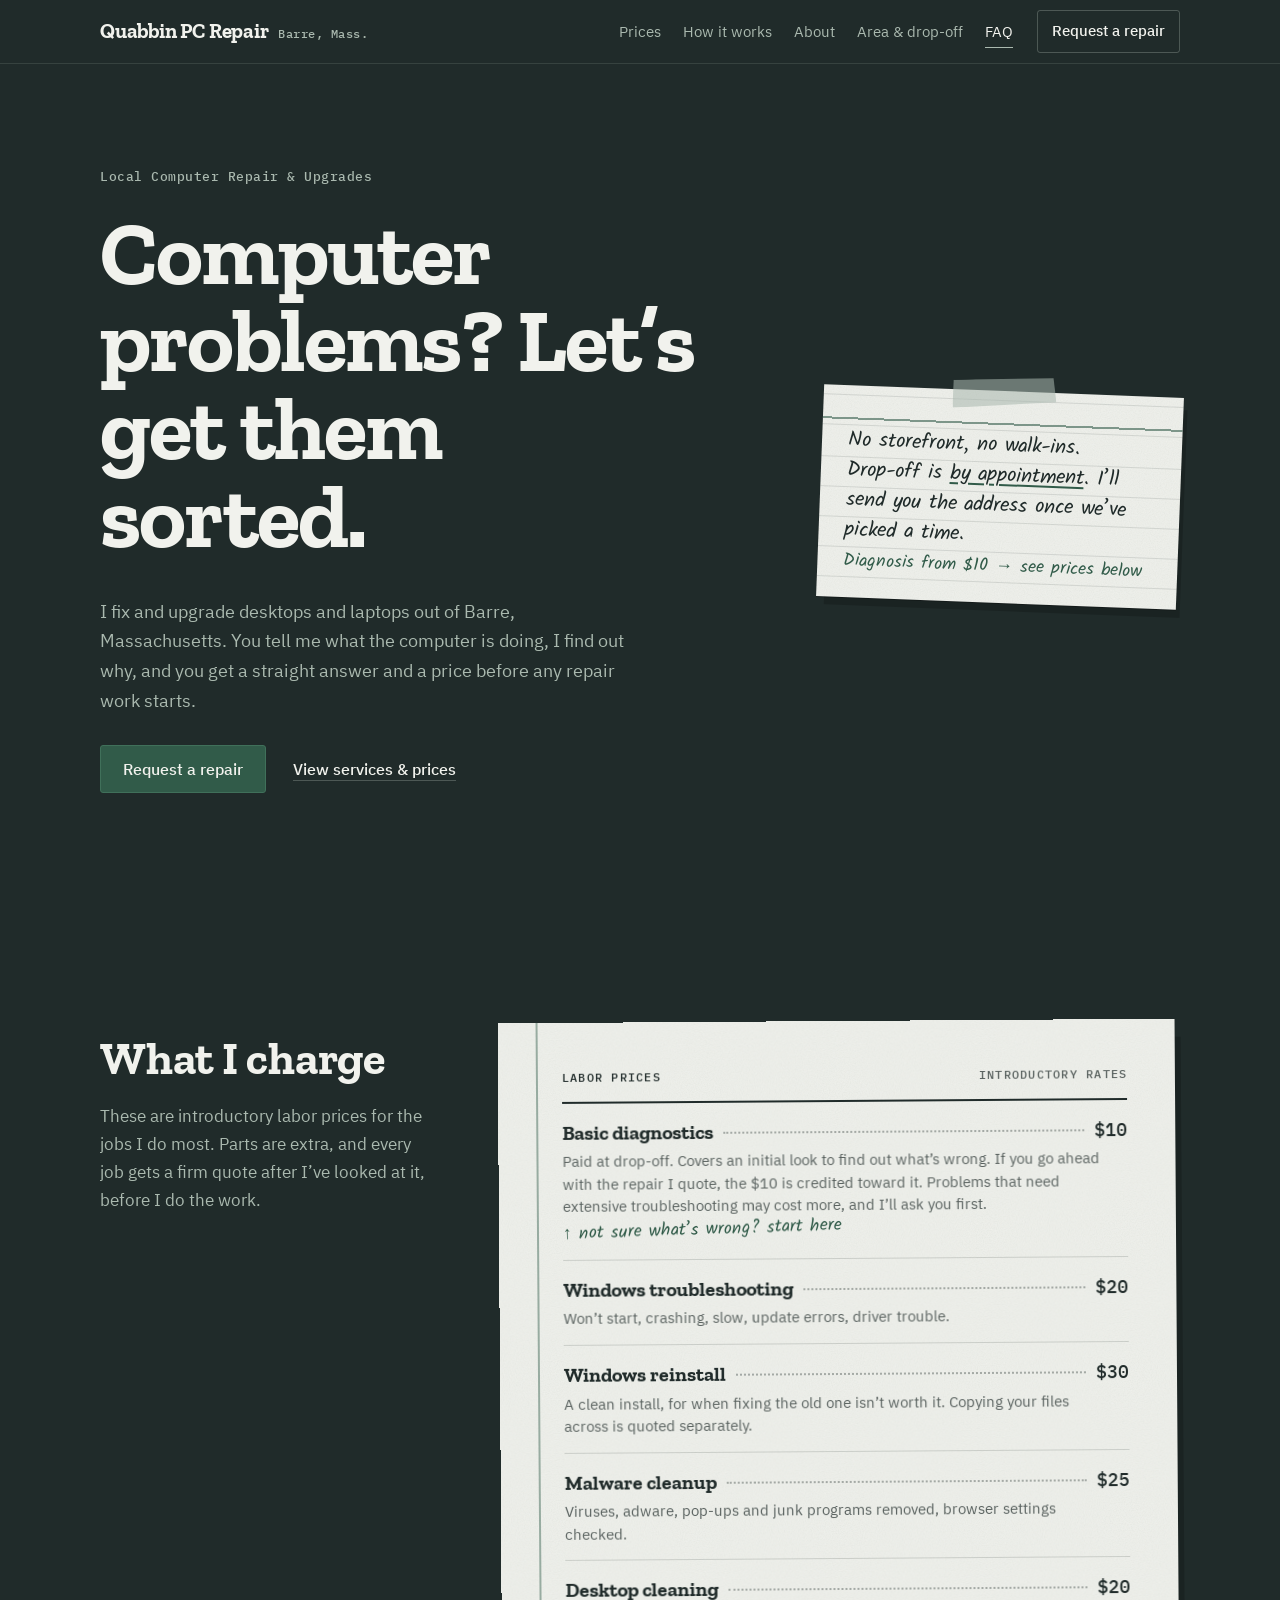
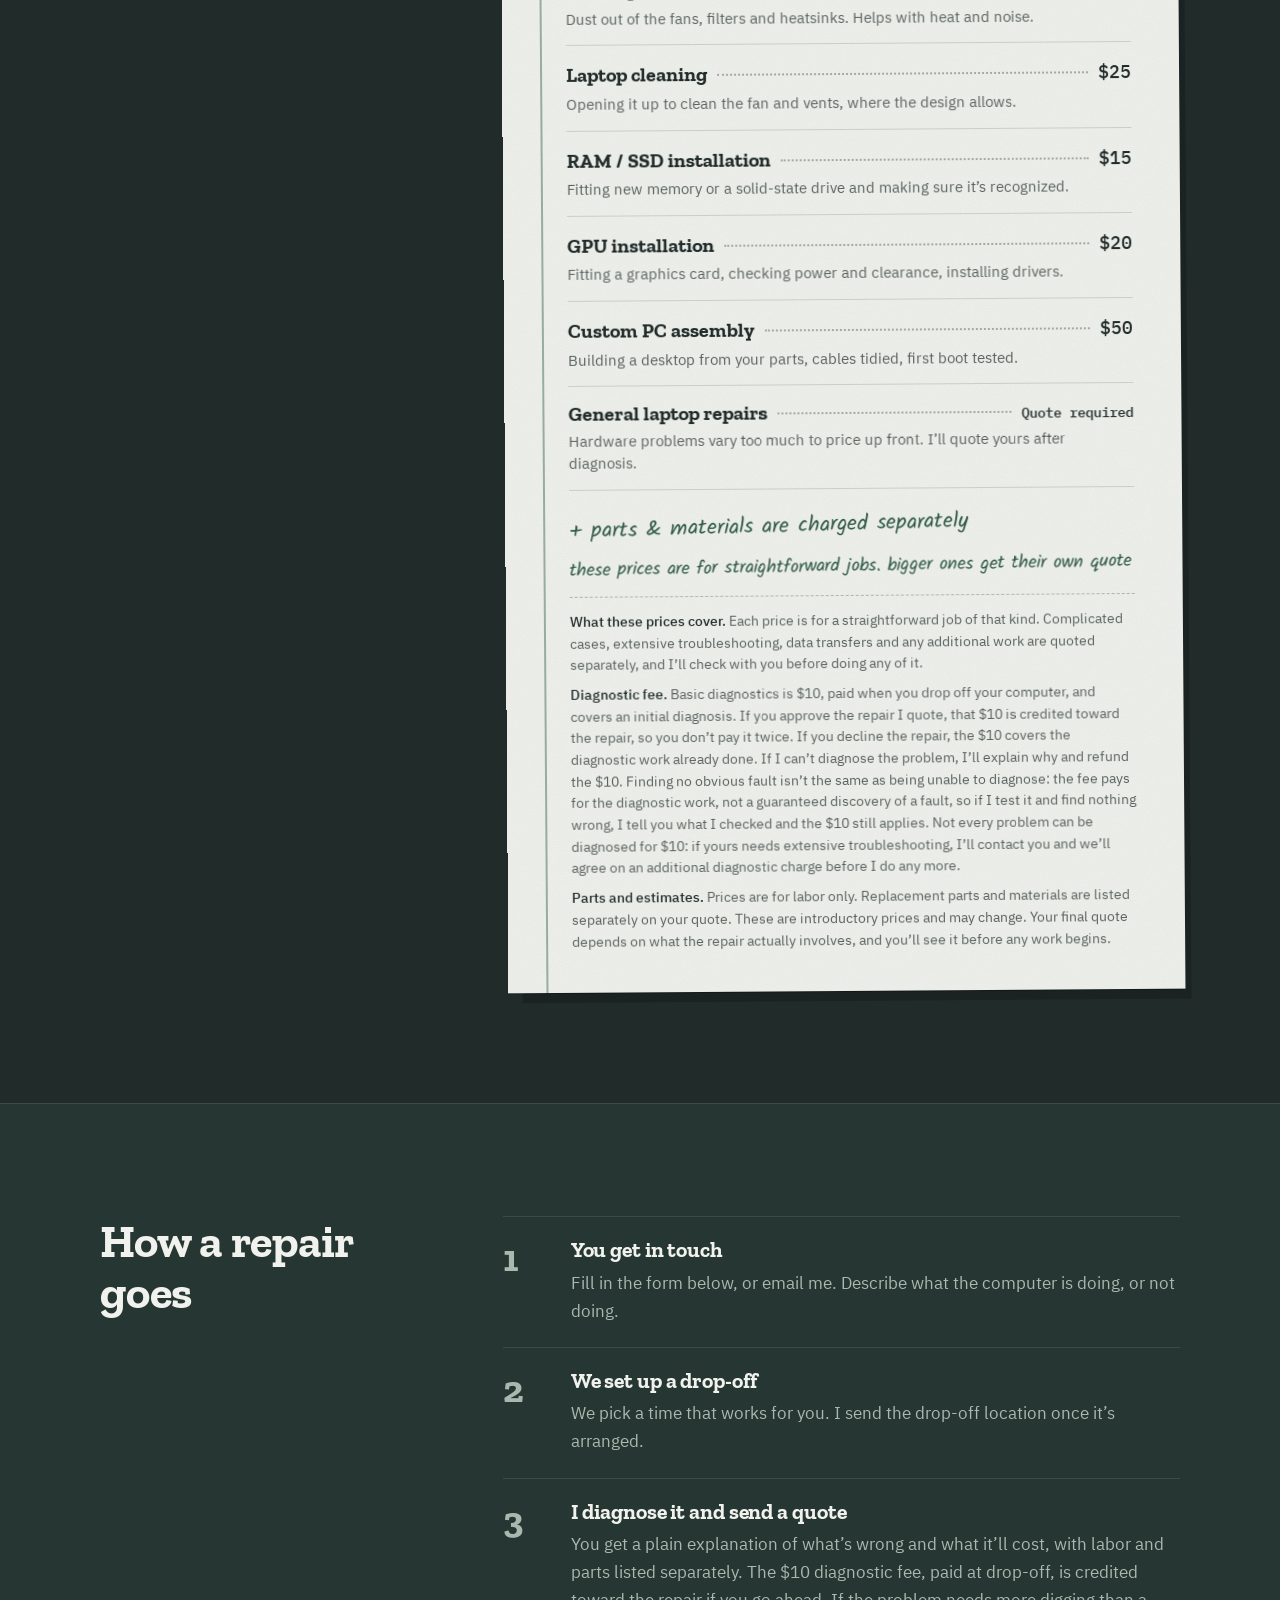
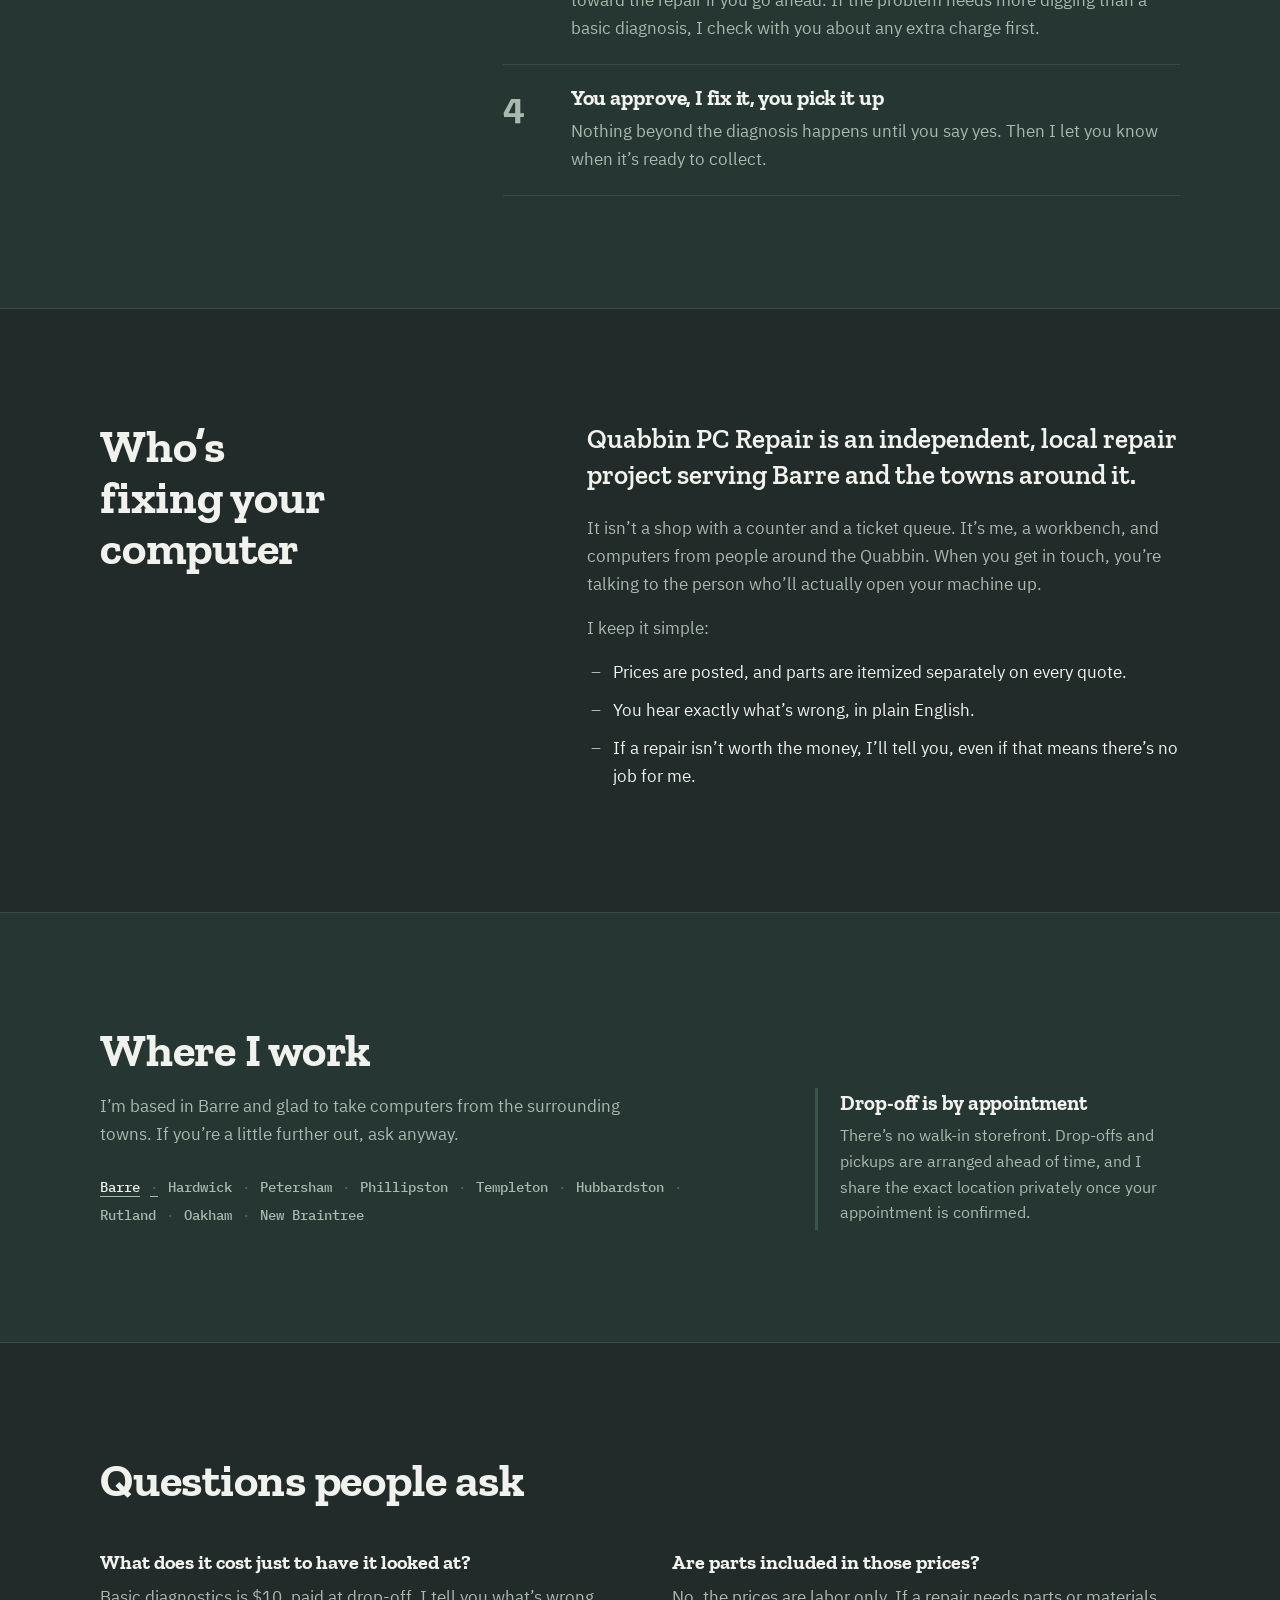
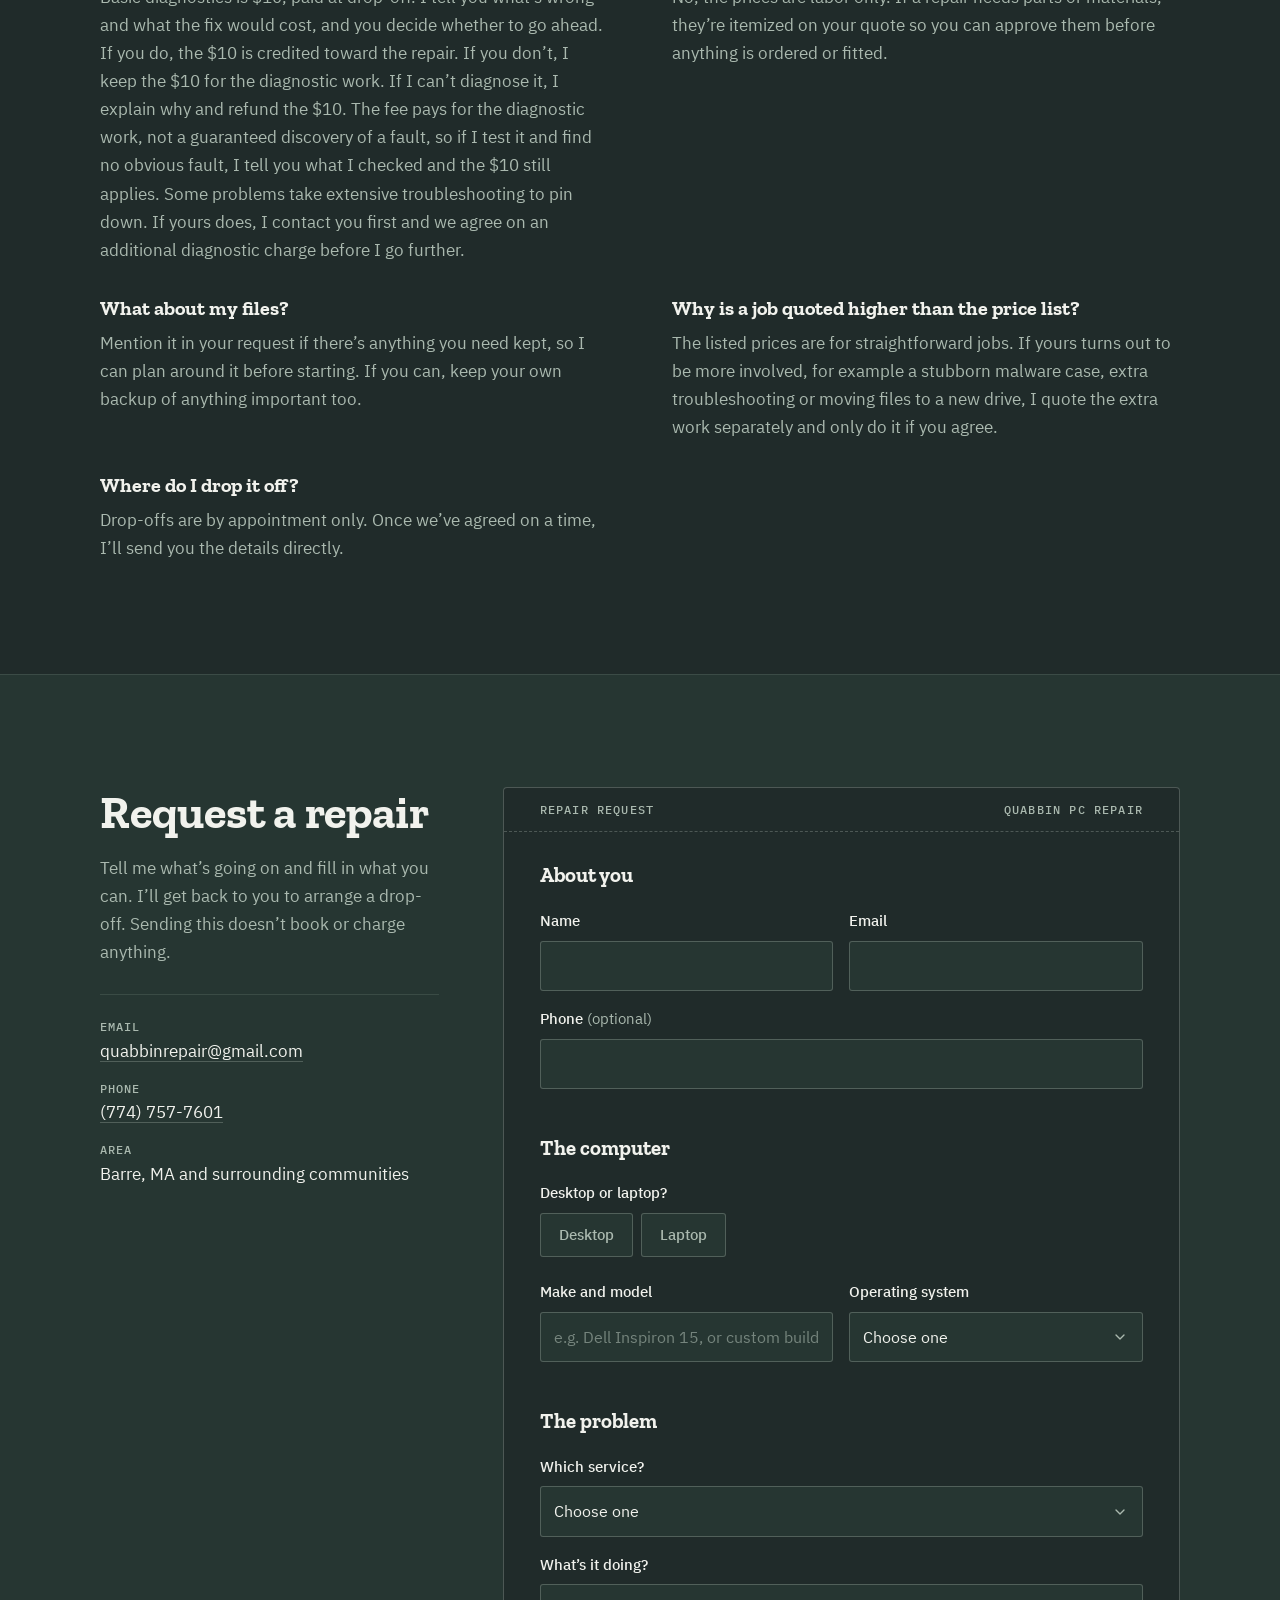
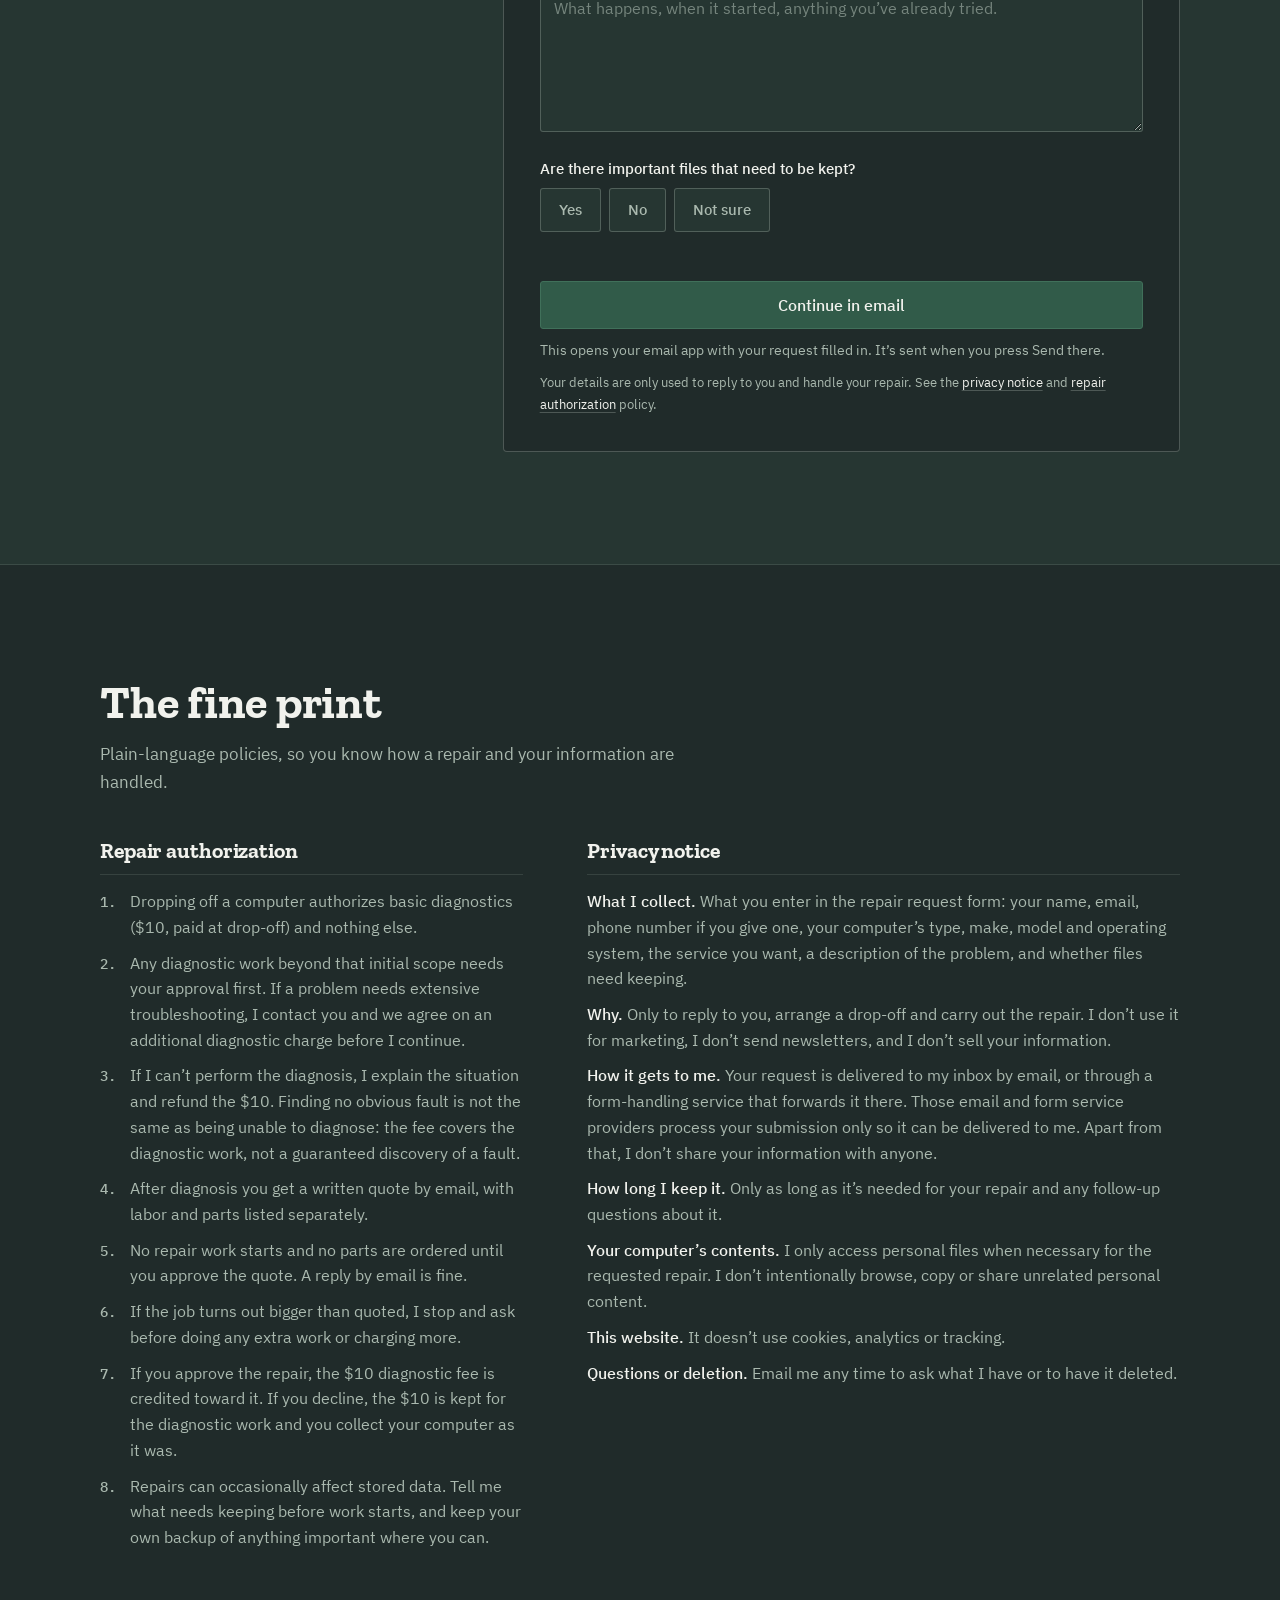
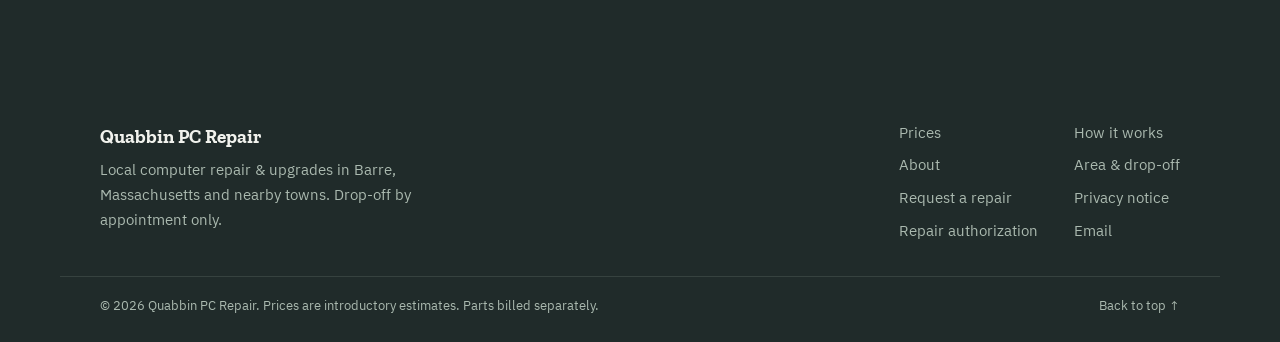
<file: index.html>
<!doctype html>
<html lang="en">
<head>
  <meta charset="utf-8">
  <meta name="viewport" content="width=device-width, initial-scale=1">
  <title>Quabbin PC Repair | Computer Repair &amp; Upgrades in Barre, MA</title>
  <meta name="description" content="Small, independent computer repair in Barre, Massachusetts. Posted labor prices for diagnostics, Windows fixes, malware cleanup, cleaning, upgrades and custom PC builds. Drop-off by appointment.">
  <meta name="theme-color" content="#202B2A">
  <meta name="color-scheme" content="dark">

  <link rel="canonical" href="https://lightofalfheim.github.io/quabbin-pc-repair/">

  <!-- Open Graph / social preview. If you move to a custom domain, update canonical, og:url, og:image and robots.txt (see README). -->
  <meta property="og:url" content="https://lightofalfheim.github.io/quabbin-pc-repair/">
  <meta property="og:type" content="website">
  <meta property="og:title" content="Quabbin PC Repair | Local Computer Repair &amp; Upgrades">
  <meta property="og:description" content="Small, independent computer repair in Barre, MA. Posted prices, honest advice, drop-off by appointment.">
  <meta property="og:image" content="https://lightofalfheim.github.io/quabbin-pc-repair/assets/og-image.png">
  <meta name="twitter:card" content="summary_large_image">

  <link rel="icon" href="assets/favicon.svg" type="image/svg+xml">
  <link rel="icon" href="assets/favicon-32.png" sizes="32x32" type="image/png">
  <link rel="apple-touch-icon" href="assets/apple-touch-icon.png">
  <link rel="manifest" href="site.webmanifest">

  <link rel="preload" href="assets/fonts/zilla-slab-latin-700-normal.woff2" as="font" type="font/woff2" crossorigin>
  <link rel="preload" href="assets/fonts/ibm-plex-sans-latin-400-normal.woff2" as="font" type="font/woff2" crossorigin>
  <link rel="stylesheet" href="css/styles.css">

  <!-- Structured data: a service-area business with no public address or storefront.
       Keep areaServed in step with the town list in the "Where I work" section. -->
  <script type="application/ld+json">
  {
    "@context": "https://schema.org",
    "@type": "LocalBusiness",
    "name": "Quabbin PC Repair",
    "url": "https://lightofalfheim.github.io/quabbin-pc-repair/",
    "email": "quabbinrepair@gmail.com",
    "telephone": "+1-774-757-7601",
    "description": "Small, independent computer repair and upgrades. Drop-off by appointment only, no storefront.",
    "areaServed": [
      { "@type": "City", "name": "Barre", "containedInPlace": { "@type": "State", "name": "Massachusetts" } },
      { "@type": "City", "name": "Hardwick", "containedInPlace": { "@type": "State", "name": "Massachusetts" } },
      { "@type": "City", "name": "Petersham", "containedInPlace": { "@type": "State", "name": "Massachusetts" } },
      { "@type": "City", "name": "Phillipston", "containedInPlace": { "@type": "State", "name": "Massachusetts" } },
      { "@type": "City", "name": "Templeton", "containedInPlace": { "@type": "State", "name": "Massachusetts" } },
      { "@type": "City", "name": "Hubbardston", "containedInPlace": { "@type": "State", "name": "Massachusetts" } },
      { "@type": "City", "name": "Rutland", "containedInPlace": { "@type": "State", "name": "Massachusetts" } },
      { "@type": "City", "name": "Oakham", "containedInPlace": { "@type": "State", "name": "Massachusetts" } },
      { "@type": "City", "name": "New Braintree", "containedInPlace": { "@type": "State", "name": "Massachusetts" } }
    ]
  }
  </script>

  <script>document.documentElement.classList.add("js")</script>
  <script src="js/config.js" defer></script>
  <script src="js/main.js" defer></script>
</head>
<body>
<!-- Icon sprite: a few Lucide icons (ISC license), inlined so they work when opening the file directly -->
<svg xmlns="http://www.w3.org/2000/svg" style="display:none" aria-hidden="true">
<symbol id="i-menu" viewBox="0 0 24 24"> <line x1="4" x2="20" y1="12" y2="12" /> <line x1="4" x2="20" y1="6" y2="6" /> <line x1="4" x2="20" y1="18" y2="18" /> </symbol>
<symbol id="i-x" viewBox="0 0 24 24"> <path d="M18 6 6 18" /> <path d="m6 6 12 12" /> </symbol>
<symbol id="i-arrow-right" viewBox="0 0 24 24"> <path d="M5 12h14" /> <path d="m12 5 7 7-7 7" /> </symbol>
<symbol id="i-mail" viewBox="0 0 24 24"> <rect width="20" height="16" x="2" y="4" rx="2" /> <path d="m22 7-8.97 5.7a1.94 1.94 0 0 1-2.06 0L2 7" /> </symbol>
<symbol id="i-phone" viewBox="0 0 24 24"> <path d="M22 16.92v3a2 2 0 0 1-2.18 2 19.79 19.79 0 0 1-8.63-3.07 19.5 19.5 0 0 1-6-6 19.79 19.79 0 0 1-3.07-8.67A2 2 0 0 1 4.11 2h3a2 2 0 0 1 2 1.72 12.84 12.84 0 0 0 .7 2.81 2 2 0 0 1-.45 2.11L8.09 9.91a16 16 0 0 0 6 6l1.27-1.27a2 2 0 0 1 2.11-.45 12.84 12.84 0 0 0 2.81.7A2 2 0 0 1 22 16.92z" /> </symbol>
<symbol id="i-map-pin" viewBox="0 0 24 24"> <path d="M20 10c0 4.993-5.539 10.193-7.399 11.799a1 1 0 0 1-1.202 0C9.539 20.193 4 14.993 4 10a8 8 0 0 1 16 0" /> <circle cx="12" cy="10" r="3" /> </symbol>
<symbol id="i-copy" viewBox="0 0 24 24"> <rect width="14" height="14" x="8" y="8" rx="2" ry="2" /> <path d="M4 16c-1.1 0-2-.9-2-2V4c0-1.1.9-2 2-2h10c1.1 0 2 .9 2 2" /> </symbol>
<symbol id="i-circle-check-big" viewBox="0 0 24 24"> <path d="M21.801 10A10 10 0 1 1 17 3.335" /> <path d="m9 11 3 3L22 4" /> </symbol>
<symbol id="i-triangle-alert" viewBox="0 0 24 24"> <path d="m21.73 18-8-14a2 2 0 0 0-3.48 0l-8 14A2 2 0 0 0 4 21h16a2 2 0 0 0 1.73-3" /> <path d="M12 9v4" /> <path d="M12 17h.01" /> </symbol>
<symbol id="i-info" viewBox="0 0 24 24"> <circle cx="12" cy="12" r="10" /> <path d="M12 16v-4" /> <path d="M12 8h.01" /> </symbol>
</svg>
<a class="skip-link" href="#main">Skip to content</a>

<header class="site-header" data-header>
  <div class="container header-inner">
    <a class="wordmark" href="#top" aria-label="Quabbin PC Repair, back to top">
      Quabbin PC Repair
      <span class="wordmark-sub">Barre, Mass.</span>
    </a>

    <button class="nav-toggle" type="button" aria-expanded="false" aria-controls="site-nav" data-nav-toggle>
      <svg class="icon icon-open" aria-hidden="true"><use href="#i-menu"/></svg>
      <svg class="icon icon-close" aria-hidden="true"><use href="#i-x"/></svg>
      <span class="nav-toggle-label">Menu</span>
    </button>

    <nav class="site-nav" id="site-nav" aria-label="Main" data-nav>
      <ul>
        <li><a href="#prices">Prices</a></li>
        <li><a href="#process">How it works</a></li>
        <li><a href="#about">About</a></li>
        <li><a href="#area">Area &amp; drop-off</a></li>
        <li><a href="#faq">FAQ</a></li>
      </ul>
      <a class="nav-cta" href="#request">Request a repair</a>
    </nav>
  </div>
</header>

<main id="main">

  <!-- HERO -->
  <section class="hero" id="top" aria-labelledby="hero-title">
    <div class="container hero-inner">
      <p class="hero-tag">Local Computer Repair &amp; Upgrades</p>
      <h1 id="hero-title">Computer problems? Let’s get them sorted.</h1>

      <div class="hero-text">
        <p>I fix and upgrade desktops and laptops out of Barre, Massachusetts. You tell me what the computer is doing, I find out why, and you get a straight answer and a price before any repair work starts.</p>
        <div class="hero-actions">
          <a class="btn btn-primary" href="#request">Request a repair</a>
          <a class="btn btn-plain" href="#prices">View services &amp; prices</a>
        </div>
      </div>

      <aside class="index-card" aria-label="Note about drop-offs">
        <span class="tape" aria-hidden="true"></span>
        <p class="hand">No storefront, no walk-ins.</p>
        <p class="hand">Drop-off is <u>by appointment</u>. I’ll send you the address once we’ve picked a time.</p>
        <p class="hand hand-sm">Diagnosis from $10 &rarr; see prices below</p>
      </aside>
    </div>
  </section>

  <!-- PRICES -->
  <section class="section" id="prices" aria-labelledby="prices-title">
    <div class="container prices">
      <div class="prices-intro">
        <h2 id="prices-title">What I charge</h2>
        <p>These are introductory labor prices for the jobs I do most. Parts are extra, and every job gets a firm quote after I’ve looked at it, before I do the work.</p>
      </div>

      <div class="sheet">
        <div class="sheet-head">
          <span>Labor prices</span>
          <span>Introductory rates</span>
        </div>

        <ul class="rates" data-services>
          <li class="rate" data-service="Basic diagnostics">
            <span class="rate-name">Basic diagnostics</span><span class="rate-dots" aria-hidden="true"></span><span class="rate-price price">$10</span>
            <span class="rate-desc">Paid at drop-off. Covers an initial look to find out what’s wrong. If you go ahead with the repair I quote, the $10 is credited toward it. Problems that need extensive troubleshooting may cost more, and I’ll ask you first.</span>
            <span class="margin-note hand" aria-hidden="true">not sure what’s wrong? start here</span>
          </li>
          <li class="rate" data-service="Windows troubleshooting">
            <span class="rate-name">Windows troubleshooting</span><span class="rate-dots" aria-hidden="true"></span><span class="rate-price price">$20</span>
            <span class="rate-desc">Won’t start, crashing, slow, update errors, driver trouble.</span>
          </li>
          <li class="rate" data-service="Windows reinstall">
            <span class="rate-name">Windows reinstall</span><span class="rate-dots" aria-hidden="true"></span><span class="rate-price price">$30</span>
            <span class="rate-desc">A clean install, for when fixing the old one isn’t worth it. Copying your files across is quoted separately.</span>
          </li>
          <li class="rate" data-service="Malware cleanup">
            <span class="rate-name">Malware cleanup</span><span class="rate-dots" aria-hidden="true"></span><span class="rate-price price">$25</span>
            <span class="rate-desc">Viruses, adware, pop-ups and junk programs removed, browser settings checked.</span>
          </li>
          <li class="rate" data-service="Desktop cleaning">
            <span class="rate-name">Desktop cleaning</span><span class="rate-dots" aria-hidden="true"></span><span class="rate-price price">$20</span>
            <span class="rate-desc">Dust out of the fans, filters and heatsinks. Helps with heat and noise.</span>
          </li>
          <li class="rate" data-service="Laptop cleaning">
            <span class="rate-name">Laptop cleaning</span><span class="rate-dots" aria-hidden="true"></span><span class="rate-price price">$25</span>
            <span class="rate-desc">Opening it up to clean the fan and vents, where the design allows.</span>
          </li>
          <li class="rate" data-service="RAM / SSD installation">
            <span class="rate-name">RAM / SSD installation</span><span class="rate-dots" aria-hidden="true"></span><span class="rate-price price">$15</span>
            <span class="rate-desc">Fitting new memory or a solid-state drive and making sure it’s recognized.</span>
          </li>
          <li class="rate" data-service="GPU installation">
            <span class="rate-name">GPU installation</span><span class="rate-dots" aria-hidden="true"></span><span class="rate-price price">$20</span>
            <span class="rate-desc">Fitting a graphics card, checking power and clearance, installing drivers.</span>
          </li>
          <li class="rate" data-service="Custom PC assembly">
            <span class="rate-name">Custom PC assembly</span><span class="rate-dots" aria-hidden="true"></span><span class="rate-price price">$50</span>
            <span class="rate-desc">Building a desktop from your parts, cables tidied, first boot tested.</span>
          </li>
          <li class="rate" data-service="General laptop repairs">
            <span class="rate-name">General laptop repairs</span><span class="rate-dots" aria-hidden="true"></span><span class="rate-price rate-quote">Quote required</span>
            <span class="rate-desc">Hardware problems vary too much to price up front. I’ll quote yours after diagnosis.</span>
          </li>
        </ul>

        <p class="sheet-hand hand">+ parts &amp; materials are charged separately</p>
        <p class="sheet-hand sheet-hand-2 hand">these prices are for straightforward jobs. bigger ones get their own quote</p>

        <div class="sheet-fine">
          <p><strong>What these prices cover.</strong> Each price is for a straightforward job of that kind. Complicated cases, extensive troubleshooting, data transfers and any additional work are quoted separately, and I’ll check with you before doing any of it.</p>
          <p><strong>Diagnostic fee.</strong> Basic diagnostics is $10, paid when you drop off your computer, and covers an initial diagnosis. If you approve the repair I quote, that $10 is credited toward the repair, so you don’t pay it twice. If you decline the repair, the $10 covers the diagnostic work already done. If I can’t diagnose the problem, I’ll explain why and refund the $10. Finding no obvious fault isn’t the same as being unable to diagnose: the fee pays for the diagnostic work, not a guaranteed discovery of a fault, so if I test it and find nothing wrong, I tell you what I checked and the $10 still applies. Not every problem can be diagnosed for $10: if yours needs extensive troubleshooting, I’ll contact you and we’ll agree on an additional diagnostic charge before I do any more.</p>
          <p><strong>Parts and estimates.</strong> Prices are for labor only. Replacement parts and materials are listed separately on your quote. These are introductory prices and may change. Your final quote depends on what the repair actually involves, and you’ll see it before any work begins.</p>
        </div>
      </div>
    </div>
  </section>

  <!-- PROCESS -->
  <section class="section section-band" id="process" aria-labelledby="process-title">
    <div class="container process">
      <h2 id="process-title">How a repair goes</h2>
      <ol class="steps">
        <li>
          <span class="step-n">1</span>
          <div>
            <h3>You get in touch</h3>
            <p>Fill in the form below, or email me. Describe what the computer is doing, or not doing.</p>
          </div>
        </li>
        <li>
          <span class="step-n">2</span>
          <div>
            <h3>We set up a drop-off</h3>
            <p>We pick a time that works for you. I send the drop-off location once it’s arranged.</p>
          </div>
        </li>
        <li>
          <span class="step-n">3</span>
          <div>
            <h3>I diagnose it and send a quote</h3>
            <p>You get a plain explanation of what’s wrong and what it’ll cost, with labor and parts listed separately. The $10 diagnostic fee, paid at drop-off, is credited toward the repair if you go ahead. If the problem needs more digging than a basic diagnosis, I check with you about any extra charge first.</p>
          </div>
        </li>
        <li>
          <span class="step-n">4</span>
          <div>
            <h3>You approve, I fix it, you pick it up</h3>
            <p>Nothing beyond the diagnosis happens until you say yes. Then I let you know when it’s ready to collect.</p>
          </div>
        </li>
      </ol>
    </div>
  </section>

  <!-- ABOUT -->
  <section class="section" id="about" aria-labelledby="about-title">
    <div class="container about">
      <h2 id="about-title">Who’s fixing your computer</h2>
      <div class="about-body">
        <p class="about-lead">Quabbin PC Repair is an independent, local repair project serving Barre and the towns around it.</p>
        <p>It isn’t a shop with a counter and a ticket queue. It’s me, a workbench, and computers from people around the Quabbin. When you get in touch, you’re talking to the person who’ll actually open your machine up.</p>
        <p>I keep it simple:</p>
        <ul class="plain-list">
          <li>Prices are posted, and parts are itemized separately on every quote.</li>
          <li>You hear exactly what’s wrong, in plain English.</li>
          <li>If a repair isn’t worth the money, I’ll tell you, even if that means there’s no job for me.</li>
        </ul>
      </div>
    </div>
  </section>

  <!-- AREA + FAQ -->
  <section class="section section-band" id="area" aria-labelledby="area-title">
    <div class="container area">
      <div class="area-main">
        <h2 id="area-title">Where I work</h2>
        <p>I’m based in Barre and glad to take computers from the surrounding towns. If you’re a little further out, ask anyway.</p>
        <!-- Towns bordering Barre. Edit this list to match where you are willing to serve. -->
        <ul class="towns" aria-label="Communities served">
          <li class="is-home">Barre</li>
          <li>Hardwick</li>
          <li>Petersham</li>
          <li>Phillipston</li>
          <li>Templeton</li>
          <li>Hubbardston</li>
          <li>Rutland</li>
          <li>Oakham</li>
          <li>New Braintree</li>
        </ul>
      </div>
      <div class="area-side">
        <h3>Drop-off is by appointment</h3>
        <p>There’s no walk-in storefront. Drop-offs and pickups are arranged ahead of time, and I share the exact location privately once your appointment is confirmed.</p>
      </div>
    </div>
  </section>

  <section class="section" id="faq" aria-labelledby="faq-title">
    <div class="container faq-wrap">
      <h2 id="faq-title">Questions people ask</h2>
      <dl class="faq">
        <div>
          <dt>What does it cost just to have it looked at?</dt>
          <dd>Basic diagnostics is $10, paid at drop-off. I tell you what’s wrong and what the fix would cost, and you decide whether to go ahead. If you do, the $10 is credited toward the repair. If you don’t, I keep the $10 for the diagnostic work. If I can’t diagnose it, I explain why and refund the $10. The fee pays for the diagnostic work, not a guaranteed discovery of a fault, so if I test it and find no obvious fault, I tell you what I checked and the $10 still applies. Some problems take extensive troubleshooting to pin down. If yours does, I contact you first and we agree on an additional diagnostic charge before I go further.</dd>
        </div>
        <div>
          <dt>Are parts included in those prices?</dt>
          <dd>No, the prices are labor only. If a repair needs parts or materials, they’re itemized on your quote so you can approve them before anything is ordered or fitted.</dd>
        </div>
        <div>
          <dt>What about my files?</dt>
          <dd>Mention it in your request if there’s anything you need kept, so I can plan around it before starting. If you can, keep your own backup of anything important too.</dd>
        </div>
        <div>
          <dt>Why is a job quoted higher than the price list?</dt>
          <dd>The listed prices are for straightforward jobs. If yours turns out to be more involved, for example a stubborn malware case, extra troubleshooting or moving files to a new drive, I quote the extra work separately and only do it if you agree.</dd>
        </div>
        <div>
          <dt>Where do I drop it off?</dt>
          <dd>Drop-offs are by appointment only. Once we’ve agreed on a time, I’ll send you the details directly.</dd>
        </div>
      </dl>
    </div>
  </section>

  <!-- REQUEST FORM -->
  <section class="section section-band" id="request" aria-labelledby="request-title">
    <div class="container request">
      <div class="request-intro">
        <h2 id="request-title">Request a repair</h2>
        <p>Tell me what’s going on and fill in what you can. I’ll get back to you to arrange a drop-off. Sending this doesn’t book or charge anything.</p>

        <ul class="contact-list" aria-label="Other ways to get in touch">
          <li data-contact="email">
            <span class="contact-label">Email</span>
            <a href="mailto:quabbinrepair@gmail.com" data-email-link>quabbinrepair@gmail.com</a>
          </li>
          <li data-contact="phone">
            <span class="contact-label">Phone</span>
            <a href="tel:+17747577601" data-phone-link>(774) 757-7601</a>
          </li>
          <li>
            <span class="contact-label">Area</span>
            <span>Barre, MA and surrounding communities</span>
          </li>
        </ul>
      </div>

      <div class="form-shell">
        <div class="form-shell-head"><span>Repair request</span><span>Quabbin PC Repair</span></div>
        <div class="form-mode" data-form-mode hidden></div>

        <form class="repair-form" data-repair-form novalidate>
          <fieldset>
            <legend>About you</legend>
            <div class="field-row">
              <div class="field">
                <label for="f-name">Name</label>
                <input id="f-name" name="name" type="text" autocomplete="name" required>
                <p class="field-error" data-error-for="name"></p>
              </div>
              <div class="field">
                <label for="f-email">Email</label>
                <input id="f-email" name="email" type="email" autocomplete="email" inputmode="email" required>
                <p class="field-error" data-error-for="email"></p>
              </div>
            </div>
            <div class="field">
              <label for="f-phone">Phone <span class="optional">(optional)</span></label>
              <input id="f-phone" name="phone" type="tel" autocomplete="tel" inputmode="tel">
            </div>
          </fieldset>

          <fieldset>
            <legend>The computer</legend>
            <div class="field">
              <span class="label" id="l-device">Desktop or laptop?</span>
              <div class="choice-group" role="radiogroup" aria-labelledby="l-device">
                <label class="choice"><input type="radio" name="device_type" value="Desktop" required><span>Desktop</span></label>
                <label class="choice"><input type="radio" name="device_type" value="Laptop"><span>Laptop</span></label>
              </div>
              <p class="field-error" data-error-for="device_type"></p>
            </div>
            <div class="field-row">
              <div class="field">
                <label for="f-model">Make and model</label>
                <input id="f-model" name="device_model" type="text" placeholder="e.g. Dell Inspiron 15, or custom build" required>
                <p class="field-error" data-error-for="device_model"></p>
              </div>
              <div class="field">
                <label for="f-os">Operating system</label>
                <select id="f-os" name="os" required>
                  <option value="">Choose one</option>
                  <option>Windows 11</option>
                  <option>Windows 10</option>
                  <option>Older Windows version</option>
                  <option>Linux</option>
                  <option>macOS</option>
                  <option>Other</option>
                  <option>Not sure</option>
                </select>
                <p class="field-error" data-error-for="os"></p>
              </div>
            </div>
          </fieldset>

          <fieldset>
            <legend>The problem</legend>
            <div class="field">
              <label for="f-service">Which service?</label>
              <select id="f-service" name="service" data-service-select required>
                <option value="">Choose one</option>
                <!-- Options are filled from the price list above by js/main.js -->
                <option value="Not sure">Not sure, please advise</option>
              </select>
              <p class="field-error" data-error-for="service"></p>
            </div>
            <div class="field">
              <label for="f-problem">What’s it doing?</label>
              <textarea id="f-problem" name="problem" rows="5" placeholder="What happens, when it started, anything you’ve already tried." required></textarea>
              <p class="field-error" data-error-for="problem"></p>
            </div>
            <div class="field">
              <span class="label" id="l-files">Are there important files that need to be kept?</span>
              <div class="choice-group" role="radiogroup" aria-labelledby="l-files">
                <label class="choice"><input type="radio" name="preserve_files" value="Yes" required><span>Yes</span></label>
                <label class="choice"><input type="radio" name="preserve_files" value="No"><span>No</span></label>
                <label class="choice"><input type="radio" name="preserve_files" value="Not sure"><span>Not sure</span></label>
              </div>
              <p class="field-error" data-error-for="preserve_files"></p>
            </div>
          </fieldset>

          <!-- Spam honeypot for form services. Real visitors never see or fill this. -->
          <div class="hp" aria-hidden="true">
            <label for="f-hp">Leave this empty</label>
            <input id="f-hp" name="_gotcha" type="text" tabindex="-1" autocomplete="off">
          </div>

          <div class="form-actions">
            <button class="btn btn-primary btn-block" type="submit" data-submit>
              <span data-submit-label>Send request</span>
            </button>
            <p class="form-hint" data-form-hint></p>
            <p class="form-privacy">Your details are only used to reply to you and handle your repair. See the <a href="#privacy">privacy notice</a> and <a href="#authorization">repair authorization</a> policy.</p>
          </div>
        </form>

        <!-- Shown after submit. Text depends on whether a form service, an email, or nothing is configured. -->
        <div class="form-result" data-form-result hidden tabindex="-1">
          <span class="result-icon" data-result-icon><svg class="icon" aria-hidden="true"><use href="#i-circle-check-big"/></svg></span>
          <h3 data-result-title></h3>
          <p data-result-body></p>
          <pre class="result-summary" data-result-summary hidden></pre>
          <div class="result-actions">
            <a class="btn btn-primary btn-sm" href="#" data-result-mailto hidden><span data-mailto-label>Open email again</span></a>
            <button class="btn btn-plain btn-sm" type="button" data-result-copy hidden><svg class="icon" aria-hidden="true"><use href="#i-copy"/></svg><span>Copy request text</span></button>
            <button class="btn btn-plain btn-sm" type="button" data-result-reset>Start a new request</button>
          </div>
        </div>
      </div>
    </div>
  </section>
  <!-- POLICIES -->
  <section class="section policies" id="policies" aria-labelledby="policies-title">
    <div class="container">
      <h2 id="policies-title">The fine print</h2>
      <p class="policies-intro">Plain-language policies, so you know how a repair and your information are handled.</p>
      <div class="policy-grid">
        <article class="policy" id="authorization" aria-labelledby="auth-title">
          <h3 id="auth-title">Repair authorization</h3>
          <ol>
            <li>Dropping off a computer authorizes basic diagnostics ($10, paid at drop-off) and nothing else.</li>
            <li>Any diagnostic work beyond that initial scope needs your approval first. If a problem needs extensive troubleshooting, I contact you and we agree on an additional diagnostic charge before I continue.</li>
            <li>If I can’t perform the diagnosis, I explain the situation and refund the $10. Finding no obvious fault is not the same as being unable to diagnose: the fee covers the diagnostic work, not a guaranteed discovery of a fault.</li>
            <li>After diagnosis you get a written quote by email, with labor and parts listed separately.</li>
            <li>No repair work starts and no parts are ordered until you approve the quote. A reply by email is fine.</li>
            <li>If the job turns out bigger than quoted, I stop and ask before doing any extra work or charging more.</li>
            <li>If you approve the repair, the $10 diagnostic fee is credited toward it. If you decline, the $10 is kept for the diagnostic work and you collect your computer as it was.</li>
            <li>Repairs can occasionally affect stored data. Tell me what needs keeping before work starts, and keep your own backup of anything important where you can.</li>
          </ol>
        </article>
        <article class="policy" id="privacy" aria-labelledby="privacy-title">
          <h3 id="privacy-title">Privacy notice</h3>
          <p><strong>What I collect.</strong> What you enter in the repair request form: your name, email, phone number if you give one, your computer’s type, make, model and operating system, the service you want, a description of the problem, and whether files need keeping.</p>
          <p><strong>Why.</strong> Only to reply to you, arrange a drop-off and carry out the repair. I don’t use it for marketing, I don’t send newsletters, and I don’t sell your information.</p>
          <p><strong>How it gets to me.</strong> Your request is delivered to my inbox by email, or through a form-handling service that forwards it there. Those email and form service providers process your submission only so it can be delivered to me. Apart from that, I don’t share your information with anyone.</p>
          <p><strong>How long I keep it.</strong> Only as long as it’s needed for your repair and any follow-up questions about it.</p>
          <p><strong>Your computer’s contents.</strong> I only access personal files when necessary for the requested repair. I don’t intentionally browse, copy or share unrelated personal content.</p>
          <p><strong>This website.</strong> It doesn’t use cookies, analytics or tracking.</p>
          <p><strong>Questions or deletion.</strong> Email me any time to ask what I have or to have it deleted.</p>
        </article>
      </div>
    </div>
  </section>
</main>

<footer class="site-footer">
  <div class="container footer-inner">
    <div>
      <p class="footer-name">Quabbin PC Repair</p>
      <p>Local computer repair &amp; upgrades in Barre, Massachusetts and nearby towns. Drop-off by appointment only.</p>
    </div>
    <nav class="footer-nav" aria-label="Footer">
      <a href="#prices">Prices</a>
      <a href="#process">How it works</a>
      <a href="#about">About</a>
      <a href="#area">Area &amp; drop-off</a>
      <a href="#request">Request a repair</a>
      <a href="#privacy">Privacy notice</a>
      <a href="#authorization">Repair authorization</a>
      <a href="mailto:quabbinrepair@gmail.com" data-email-link data-footer-email>Email</a>
    </nav>
  </div>
  <div class="container footer-base">
    <p>© <span data-year>2026</span> Quabbin PC Repair. Prices are introductory estimates. Parts billed separately.</p>
    <a href="#top">Back to top ↑</a>
  </div>
</footer>
</body>
</html>
</file>
<file: css/styles.css>
/* ==========================================================================
   Quabbin PC Repair
   1. Fonts  2. Tokens  3. Base  4. Layout  5. Header  6. Sections
   7. Form   8. Footer  9. Responsive
   ========================================================================== */

/* 1. Fonts (locally hosted, SIL OFL 1.1, see assets/fonts/LICENSE.txt) */
@font-face { font-family: "Zilla Slab"; font-weight: 600; font-display: swap; src: url("../assets/fonts/zilla-slab-latin-600-normal.woff2") format("woff2"); }
@font-face { font-family: "Zilla Slab"; font-weight: 700; font-display: swap; src: url("../assets/fonts/zilla-slab-latin-700-normal.woff2") format("woff2"); }
@font-face { font-family: "IBM Plex Sans"; font-weight: 400; font-display: swap; src: url("../assets/fonts/ibm-plex-sans-latin-400-normal.woff2") format("woff2"); }
@font-face { font-family: "IBM Plex Sans"; font-weight: 500; font-display: swap; src: url("../assets/fonts/ibm-plex-sans-latin-500-normal.woff2") format("woff2"); }
@font-face { font-family: "IBM Plex Mono"; font-weight: 500; font-display: swap; src: url("../assets/fonts/ibm-plex-mono-latin-500-normal.woff2") format("woff2"); }
@font-face { font-family: "Kalam"; font-weight: 400; font-display: swap; src: url("../assets/fonts/kalam-latin-400-normal.woff2") format("woff2"); }

/* 2. Tokens */
:root {
  --bg: #202B2A;
  --bg-2: #263632;
  --accent: #315B49;
  --accent-hover: #3A6B56;
  --sage: #AAB9AF;
  --text: #F1F2ED;
  --text-2: #AAB9AF;
  --line: rgba(170, 185, 175, 0.16);
  --line-strong: rgba(170, 185, 175, 0.32);
  --danger: #E3A592;

  /* "paper" items (price sheet, index card) reuse the brand off-white and charcoal */
  --paper: #F1F2ED;
  --ink: #202B2A;
  --ink-2: rgba(32, 43, 42, 0.72);
  --pencil: #315B49;
  --noise: url("data:image/svg+xml,%3Csvg xmlns='http://www.w3.org/2000/svg' width='180' height='180'%3E%3Cfilter id='n'%3E%3CfeTurbulence type='fractalNoise' baseFrequency='.85' numOctaves='2' stitchTiles='stitch'/%3E%3CfeColorMatrix values='0 0 0 0 0.13 0 0 0 0 0.17 0 0 0 0 0.16 0.09 0 0 0 0'/%3E%3C/filter%3E%3Crect width='100%25' height='100%25' filter='url(%23n)'/%3E%3C/svg%3E");

  --font-head: "Zilla Slab", Rockwell, "Roboto Slab", Georgia, serif;
  --font-body: "IBM Plex Sans", ui-sans-serif, system-ui, -apple-system, "Segoe UI", sans-serif;
  --font-mono: "IBM Plex Mono", ui-monospace, Menlo, monospace;
  --font-hand: "Kalam", "Segoe Print", "Bradley Hand", cursive;

  --gutter: clamp(16px, 4vw, 40px);
  --header-h: 64px;
}

/* 3. Base */
*, *::before, *::after { box-sizing: border-box; }
html { scroll-behavior: smooth; scroll-padding-top: calc(var(--header-h) + 8px); -webkit-text-size-adjust: 100%; }
body { margin: 0; background: var(--bg); color: var(--text); font: 400 1.0625rem/1.65 var(--font-body); -webkit-font-smoothing: antialiased; overflow-x: hidden; }
img, svg { display: block; max-width: 100%; }
h1, h2, h3 { font-family: var(--font-head); font-weight: 700; line-height: 1.1; margin: 0; letter-spacing: -0.005em; }
p { margin: 0; }
a { color: inherit; }
ul, ol, dl, dd { margin: 0; padding: 0; list-style: none; }
button, input, select, textarea { font: inherit; color: inherit; }
::selection { background: var(--accent); color: var(--text); }
:focus-visible { outline: 2px solid var(--sage); outline-offset: 3px; }
[hidden] { display: none !important; }

.icon { width: 1.2em; height: 1.2em; flex: none; fill: none; stroke: currentColor; stroke-width: 1.75; stroke-linecap: round; stroke-linejoin: round; }
.hand { font-family: var(--font-hand); }
.skip-link { position: absolute; left: 12px; top: -60px; z-index: 100; background: var(--text); color: var(--bg); padding: 10px 16px; font-weight: 500; text-decoration: none; }
.skip-link:focus { top: 12px; }

/* 4. Layout */
.container { width: 100%; max-width: 1160px; margin-inline: auto; padding-inline: var(--gutter); }
.section { padding-block: clamp(64px, 9vw, 112px); }
.section-band { background: var(--bg-2); border-block: 1px solid var(--line); }
.section h2 { font-size: clamp(2rem, 4.4vw, 2.9rem); }

.btn {
  display: inline-flex; align-items: center; justify-content: center; gap: 8px;
  min-height: 48px; padding: 0 22px; border-radius: 3px;
  font-weight: 500; font-size: 1rem; text-decoration: none; cursor: pointer;
  border: 1px solid transparent; background: none;
  transition: background-color .15s, border-color .15s, color .15s;
}
.btn-primary { background: var(--accent); border-color: #40705A; color: var(--text); }
.btn-primary:hover { background: var(--accent-hover); }
.btn-plain { padding-inline: 4px; color: var(--text); text-decoration: underline; text-decoration-color: var(--line-strong); text-underline-offset: 5px; text-decoration-thickness: 1px; }
.btn-plain:hover { text-decoration-color: var(--sage); }
.btn-sm { min-height: 42px; padding: 0 16px; font-size: .9375rem; }
.btn-sm.btn-plain { padding-inline: 6px; }
.btn .icon { width: 17px; height: 17px; }
.btn-block { width: 100%; }
.btn[disabled] { opacity: .6; cursor: progress; }

/* 5. Header */
.site-header { position: sticky; top: 0; z-index: 50; height: var(--header-h); background: var(--bg); border-bottom: 1px solid var(--line); }
.header-inner { height: 100%; display: flex; align-items: center; justify-content: space-between; gap: 24px; }
.wordmark { font-family: var(--font-head); font-weight: 700; font-size: 1.3rem; text-decoration: none; letter-spacing: -.01em; display: flex; align-items: baseline; gap: 10px; white-space: nowrap; }
.wordmark-sub { font-family: var(--font-mono); font-size: .72rem; font-weight: 500; color: var(--text-2); letter-spacing: .04em; }
.site-nav { display: flex; align-items: center; gap: 24px; }
.site-nav ul { display: flex; gap: 22px; }
.site-nav ul a { color: var(--text-2); text-decoration: none; font-size: .9375rem; padding-block: 6px; border-bottom: 1px solid transparent; transition: color .15s, border-color .15s; }
.site-nav ul a:hover, .site-nav ul a.is-active { color: var(--text); border-bottom-color: var(--sage); }
.nav-cta { font-size: .9375rem; font-weight: 500; text-decoration: none; padding: 8px 14px; border: 1px solid var(--line-strong); border-radius: 3px; transition: border-color .15s, background-color .15s; }
.nav-cta:hover { border-color: var(--sage); background: rgba(170,185,175,.06); }
.nav-toggle { display: none; }

/* 6. Sections ------------------------------------------------------------- */

/* Hero: headline runs wide, a taped index card sits off to the right */
.hero { padding-block: clamp(48px, 8vw, 104px) clamp(56px, 9vw, 120px); }
.hero-inner { display: grid; grid-template-columns: repeat(12, minmax(0, 1fr)); column-gap: 24px; }
.hero-tag { grid-column: 1 / -1; font-family: var(--font-mono); font-size: .8rem; color: var(--text-2); letter-spacing: .04em; margin-bottom: 22px; }
.hero h1 { grid-column: 1 / span 8; grid-row: 2; font-size: clamp(2.7rem, 7.4vw, 5.6rem); line-height: .98; letter-spacing: -.02em; max-width: 11.5ch; }
.hero-text { grid-column: 1 / span 6; grid-row: 3; margin-top: 36px; }
.hero-text > p { font-size: 1.125rem; color: var(--text-2); max-width: 33em; margin-bottom: 30px; }
.hero-actions { display: flex; flex-wrap: wrap; align-items: center; gap: 10px 22px; }

.index-card {
  grid-column: 8 / span 5; grid-row: 2 / span 2; align-self: center; justify-self: end;
  position: relative; width: 100%; max-width: 360px;
  padding: 40px 26px 22px;
  color: var(--ink); background-color: var(--paper);
  background-image: var(--noise), linear-gradient(to bottom, transparent 32px, rgba(49,91,73,.6) 32px, rgba(49,91,73,.6) 34px, transparent 34px), repeating-linear-gradient(to bottom, transparent 0 29px, rgba(32,43,42,.13) 29px 30px);
  background-position: 0 0, 0 0, 0 42px;
  transform: rotate(2.2deg); margin-bottom: 8px;
  box-shadow: 0 1px 0 rgba(0,0,0,.25), 6px 10px 0 -2px rgba(0,0,0,.18);
}
.index-card .hand { font-size: 1.28rem; line-height: 30px; }
.index-card .hand + .hand { margin-top: 0; }
.index-card .hand:first-of-type { margin-bottom: 0; }
.index-card u { text-decoration-color: var(--pencil); text-decoration-thickness: 2px; text-underline-offset: 3px; }
.index-card .hand-sm { color: var(--pencil); font-size: 1.1rem; }
.tape {
  position: absolute; top: -13px; left: 50%; width: 104px; height: 28px; margin-left: -52px;
  background: rgba(170, 185, 175, .55); transform: rotate(-4deg);
  clip-path: polygon(2% 0, 98% 6%, 100% 92%, 0 100%);
}

/* Prices: intro on the left, paper rate sheet on the right */
.prices { display: grid; grid-template-columns: minmax(0, 4fr) minmax(0, 8fr); gap: clamp(28px, 5vw, 64px); align-items: start; }
.prices-intro { position: sticky; top: calc(var(--header-h) + 32px); padding-top: 12px; }
.prices-intro h2 { margin-bottom: 18px; }
.prices-intro p { color: var(--text-2); }

.sheet {
  position: relative; color: var(--ink);
  background-color: var(--paper); background-image: var(--noise);
  padding: clamp(22px, 4vw, 44px) clamp(18px, 4vw, 48px) clamp(24px, 4vw, 40px) clamp(28px, 5vw, 64px);
  box-shadow: 0 1px 0 rgba(0,0,0,.3), 10px 14px 0 -4px rgba(0,0,0,.2);
  transform: rotate(-.4deg);
}
.sheet::before { /* margin rule */
  content: ""; position: absolute; top: 0; bottom: 0; left: clamp(14px, 3vw, 40px); width: 1.5px; background: rgba(49,91,73,.45);
}
.sheet-head { display: flex; justify-content: space-between; gap: 12px; flex-wrap: wrap; font-family: var(--font-mono); font-size: .78rem; font-weight: 500; text-transform: uppercase; letter-spacing: .1em; padding-bottom: 14px; border-bottom: 2px solid var(--ink); }
.sheet-head span:last-child { color: var(--ink-2); }

.rates { margin-bottom: 18px; }
.rate { display: flex; flex-wrap: wrap; align-items: baseline; padding: 15px 0 14px; border-bottom: 1px solid rgba(32,43,42,.16); }
.rate-name { font-family: var(--font-head); font-weight: 700; font-size: 1.25rem; line-height: 1.25; }
.rate-dots { flex: 1 1 24px; min-width: 24px; margin: 0 10px; border-bottom: 2px dotted rgba(32,43,42,.35); transform: translateY(-5px); }
.rate-price { font-family: var(--font-mono); font-weight: 500; font-size: 1.125rem; }
.rate-quote { font-size: .9rem; }
.rate-desc { flex-basis: 100%; color: var(--ink-2); font-size: .9375rem; line-height: 1.5; margin-top: 3px; max-width: 36em; }
.margin-note { flex-basis: 100%; color: var(--pencil); font-size: 1.1rem; line-height: 1.3; margin-top: 4px; transform: rotate(-1.5deg); transform-origin: left; }
.margin-note::before { content: "↑ "; }
.sheet-hand { color: var(--pencil); font-size: 1.35rem; transform: rotate(-1.2deg); margin-bottom: 14px; }
.sheet-hand-2 { font-size: 1.15rem; transform: rotate(-.6deg); margin-top: -6px; }
.sheet-fine { font-size: .875rem; line-height: 1.55; color: var(--ink-2); max-width: 46em; padding-top: 14px; border-top: 1px dashed rgba(32,43,42,.3); }
.sheet-fine p + p { margin-top: 8px; }
.sheet-fine strong { color: var(--ink); font-weight: 500; }

/* Process: plain numbered list */
.process { display: grid; grid-template-columns: minmax(0, 4fr) minmax(0, 8fr); gap: clamp(28px, 5vw, 64px); }
.steps li { display: grid; grid-template-columns: 56px 1fr; gap: 12px; padding: 22px 0; border-top: 1px solid var(--line); }
.steps li:last-child { border-bottom: 1px solid var(--line); }
.step-n { font-family: var(--font-head); font-weight: 700; font-size: 2.4rem; line-height: 1; color: var(--sage); }
.steps h3 { font-size: 1.35rem; margin-bottom: 6px; }
.steps p { color: var(--text-2); max-width: 38em; }

/* About: text-led */
.about { display: grid; grid-template-columns: minmax(0, 5fr) minmax(0, 7fr); gap: clamp(28px, 5vw, 64px); }
.about h2 { max-width: 9ch; }
.about-body p { color: var(--text-2); max-width: 36em; }
.about-body p + p, .about-body p + ul { margin-top: 16px; }
.about-body .about-lead { font-family: var(--font-head); font-weight: 600; font-size: clamp(1.35rem, 2.4vw, 1.7rem); line-height: 1.3; color: var(--text); margin-bottom: 22px; }
.plain-list li { position: relative; padding-left: 26px; margin-bottom: 10px; max-width: 36em; }
.plain-list li::before { content: "–"; position: absolute; left: 4px; color: var(--sage); }

/* Area */
.area { display: grid; grid-template-columns: minmax(0, 7fr) minmax(0, 4fr); gap: clamp(28px, 6vw, 88px); align-items: end; }
.area-main h2 { margin-bottom: 16px; }
.area-main > p { color: var(--text-2); max-width: 32em; margin-bottom: 24px; }
.towns { display: flex; flex-wrap: wrap; font-family: var(--font-mono); font-size: .9rem; line-height: 2; color: var(--text-2); }
.towns li:not(:last-child)::after { content: "·"; margin: 0 10px; color: var(--line-strong); }
.towns .is-home { color: var(--text); text-decoration: underline; text-decoration-color: var(--sage); text-underline-offset: 4px; }
.area-side { border-left: 3px solid var(--accent); padding: 4px 0 4px 22px; }
.area-side h3 { font-size: 1.3rem; margin-bottom: 8px; }
.area-side p { color: var(--text-2); font-size: .975rem; }

/* FAQ: plain Q&A, two columns */
.faq-wrap h2 { margin-bottom: clamp(28px, 4vw, 44px); }
.faq { display: grid; grid-template-columns: 1fr 1fr; gap: 32px clamp(28px, 5vw, 64px); }
.faq dt { font-family: var(--font-head); font-weight: 700; font-size: 1.25rem; line-height: 1.25; margin-bottom: 8px; }
.faq dd { color: var(--text-2); max-width: 34em; }

/* Policies */
.policies h2 { margin-bottom: 12px; }
.policies-intro { color: var(--text-2); margin-bottom: clamp(28px, 4vw, 44px); max-width: 36em; }
.policy-grid { display: grid; grid-template-columns: minmax(0, 5fr) minmax(0, 7fr); gap: clamp(28px, 5vw, 64px); align-items: start; }
.policy h3 { font-size: 1.35rem; margin-bottom: 14px; padding-bottom: 10px; border-bottom: 1px solid var(--line); }
.policy p, .policy li { color: var(--text-2); font-size: .975rem; max-width: 38em; }
.policy p + p { margin-top: 10px; }
.policy strong { color: var(--text); font-weight: 500; }
.policy ol { counter-reset: pol; }
.policy li { counter-increment: pol; position: relative; padding-left: 30px; margin-bottom: 10px; }
.policy li::before { content: counter(pol) "."; position: absolute; left: 0; font-family: var(--font-mono); font-size: .85rem; color: var(--sage); top: 2px; }
.policy:target h3 { color: var(--sage); }

/* 7. Request form -------------------------------------------------------- */
.request { display: grid; grid-template-columns: minmax(0, 4fr) minmax(0, 8fr); gap: clamp(28px, 5vw, 64px); align-items: start; }
.request-intro { position: sticky; top: calc(var(--header-h) + 32px); }
.request-intro h2 { margin-bottom: 16px; }
.request-intro > p { color: var(--text-2); margin-bottom: 28px; }
.contact-list { display: grid; gap: 14px; padding-top: 22px; border-top: 1px solid var(--line); }
.contact-label { display: block; font-family: var(--font-mono); font-size: .74rem; font-weight: 500; text-transform: uppercase; letter-spacing: .08em; color: var(--text-2); }
.contact-list a { text-underline-offset: 4px; text-decoration-color: var(--line-strong); word-break: break-word; }
.contact-list a:hover { text-decoration-color: var(--sage); }
.contact-list a.is-unset { color: var(--text-2); text-decoration-style: dashed; pointer-events: none; }

.form-shell { background: var(--bg); border: 1px solid var(--line-strong); border-radius: 4px; padding: 0 clamp(18px, 4vw, 36px) clamp(20px, 4vw, 36px); }
.form-shell-head { display: flex; justify-content: space-between; gap: 12px; margin: 0 calc(-1 * clamp(18px, 4vw, 36px)) 26px; padding: 12px clamp(18px, 4vw, 36px); border-bottom: 1px dashed var(--line-strong); font-family: var(--font-mono); font-size: .74rem; font-weight: 500; text-transform: uppercase; letter-spacing: .1em; color: var(--text-2); }
.form-mode { display: flex; gap: 12px; align-items: flex-start; padding: 12px 14px; margin-bottom: 24px; font-size: .9375rem; border-left: 3px solid var(--sage); background: rgba(170,185,175,.07); }
.form-mode .icon { color: var(--sage); margin-top: 3px; }
.form-mode strong { font-weight: 500; }
.form-mode p { color: var(--text-2); }

.repair-form fieldset { border: 0; margin: 0 0 26px; padding: 0; min-width: 0; }
.repair-form legend { padding: 0; margin-bottom: 16px; font-family: var(--font-head); font-weight: 700; font-size: 1.3rem; }
.field-row { display: grid; grid-template-columns: 1fr 1fr; gap: 0 16px; }
.field { margin-bottom: 16px; min-width: 0; }
.field label, .field .label { display: block; font-size: .9375rem; font-weight: 500; margin-bottom: 7px; }
.optional { color: var(--text-2); font-weight: 400; }
.field input[type="text"], .field input[type="email"], .field input[type="tel"], .field select, .field textarea {
  width: 100%; min-height: 48px; padding: 11px 13px;
  background: var(--bg-2); border: 1px solid var(--line-strong); border-radius: 3px;
  font-size: 1rem; transition: border-color .15s, box-shadow .15s;
}
.field textarea { resize: vertical; min-height: 128px; line-height: 1.55; }
.field select { appearance: none; -webkit-appearance: none; padding-right: 40px; cursor: pointer;
  background-image: url("data:image/svg+xml,%3Csvg xmlns='http://www.w3.org/2000/svg' width='16' height='16' viewBox='0 0 24 24' fill='none' stroke='%23AAB9AF' stroke-width='2' stroke-linecap='round' stroke-linejoin='round'%3E%3Cpath d='m6 9 6 6 6-6'/%3E%3C/svg%3E");
  background-repeat: no-repeat; background-position: right 14px center; }
.field select option { background: var(--bg-2); color: var(--text); }
.field ::placeholder { color: rgba(170,185,175,.6); }
.field input:focus, .field select:focus, .field textarea:focus { outline: none; border-color: var(--sage); box-shadow: 0 0 0 3px rgba(170,185,175,.16); }
.field.has-error input, .field.has-error select, .field.has-error textarea, .field.has-error .choice span { border-color: var(--danger); }
.field-error { color: var(--danger); font-size: .875rem; margin-top: 6px; }
.field-error:empty { display: none; }

.choice-group { display: flex; flex-wrap: wrap; gap: 8px; }
.choice { position: relative; cursor: pointer; }
.choice input { position: absolute; opacity: 0; inset: 0; margin: 0; cursor: pointer; }
.choice span { display: inline-flex; align-items: center; min-height: 44px; padding: 0 18px; border: 1px solid var(--line-strong); border-radius: 3px; background: var(--bg-2); color: var(--text-2); transition: border-color .15s, background-color .15s, color .15s; }
.choice:hover span { color: var(--text); border-color: rgba(170,185,175,.5); }
.choice input:checked + span { background: var(--accent); border-color: #40705A; color: var(--text); }
.choice input:focus-visible + span { outline: 2px solid var(--sage); outline-offset: 2px; }

.hp { position: absolute; left: -9999px; width: 1px; height: 1px; overflow: hidden; }
.form-hint { color: var(--text-2); font-size: .875rem; margin-top: 10px; }
.form-hint:empty { display: none; }
.form-privacy { color: var(--text-2); font-size: .8125rem; margin-top: 10px; }
.form-privacy a { color: var(--text); text-underline-offset: 3px; text-decoration-color: var(--line-strong); }

.form-result:focus { outline: none; }
.result-icon { display: grid; place-items: center; width: 44px; height: 44px; border-radius: 3px; background: var(--accent); margin-bottom: 16px; }
.result-icon.is-info { background: var(--bg-2); border: 1px solid var(--line-strong); color: var(--sage); }
.result-icon .icon { width: 22px; height: 22px; }
.form-result h3 { font-size: 1.5rem; margin-bottom: 10px; }
.form-result > p { color: var(--text-2); margin-bottom: 18px; }
.form-result > p strong { color: var(--text); font-weight: 500; }
.result-summary { white-space: pre-wrap; word-break: break-word; font-family: var(--font-mono); font-size: .8125rem; line-height: 1.6; color: var(--text-2); background: var(--bg-2); border: 1px solid var(--line); padding: 14px; margin: 0 0 18px; max-height: 280px; overflow: auto; }
.result-actions { display: flex; flex-wrap: wrap; align-items: center; gap: 8px 14px; }

/* 8. Footer */
.site-footer { padding-top: 48px; }
.footer-inner { display: flex; justify-content: space-between; gap: 32px; flex-wrap: wrap; padding-bottom: 32px; }
.footer-inner > div { max-width: 360px; }
.footer-name { font-family: var(--font-head); font-weight: 700; font-size: 1.2rem; margin-bottom: 6px; }
.footer-inner p:not(.footer-name) { color: var(--text-2); font-size: .9375rem; }
.footer-nav { display: grid; grid-template-columns: repeat(2, auto); gap: 8px 36px; align-content: start; }
.footer-nav a { color: var(--text-2); text-decoration: none; font-size: .9375rem; }
.footer-nav a:hover { color: var(--text); text-decoration: underline; text-underline-offset: 4px; }
.footer-base { display: flex; justify-content: space-between; gap: 12px; flex-wrap: wrap; padding-block: 18px 26px; border-top: 1px solid var(--line); color: var(--text-2); font-size: .8125rem; }
.footer-base a { color: var(--text-2); text-decoration: none; }
.footer-base a:hover { color: var(--text); }

@media (prefers-reduced-motion: reduce) {
  html { scroll-behavior: auto; }
  *, *::before, *::after { transition-duration: .01ms !important; }
}

/* 9. Responsive ---------------------------------------------------------- */
@media (max-width: 960px) {
  .nav-toggle {
    display: inline-flex; align-items: center; gap: 8px; height: 40px; padding: 0 12px; margin-right: -4px;
    background: none; border: 1px solid var(--line-strong); border-radius: 3px; cursor: pointer; font-size: .9375rem;
  }
  .nav-toggle .icon { width: 18px; height: 18px; }
  .nav-toggle .icon-close, .nav-toggle[aria-expanded="true"] .icon-open { display: none; }
  .nav-toggle[aria-expanded="true"] .icon-close { display: block; }

  .site-nav {
    position: fixed; inset: var(--header-h) 0 auto 0; z-index: 49;
    flex-direction: column; align-items: stretch; gap: 18px;
    padding: 8px var(--gutter) 24px; background: var(--bg); border-bottom: 1px solid var(--line-strong);
    display: none;
  }
  .site-nav.is-open { display: flex; }
  .site-nav ul { flex-direction: column; gap: 0; }
  .site-nav ul a { display: block; padding: 14px 0; font-size: 1.125rem; color: var(--text); border-bottom: 1px solid var(--line); }
  .site-nav ul a:hover, .site-nav ul a.is-active { border-bottom-color: var(--line); color: var(--sage); }
  .nav-cta { text-align: center; padding: 14px; font-size: 1rem; background: var(--accent); border-color: #40705A; }
  body.nav-open { overflow: hidden; }

  .hero h1 { grid-column: 1 / -1; }
  .hero-text { grid-column: 1 / span 7; }
  .index-card { grid-column: 8 / -1; grid-row: 3; align-self: start; margin-top: 44px; }

  .prices, .process, .about, .request, .area, .policy-grid { grid-template-columns: 1fr; }
  .prices-intro, .request-intro { position: static; }
  .about h2 { max-width: none; }
  .area { align-items: start; }
}

@media (max-width: 640px) {
  body { font-size: 1rem; }
  .wordmark-sub { display: none; }
  .hero-text, .index-card { grid-column: 1 / -1; }
  .index-card { grid-row: auto; justify-self: start; margin: 44px 0 0 6px; max-width: 300px; }
  .hero-actions .btn-primary { flex: 1 1 100%; }
  .sheet { transform: none; margin-inline: -6px; }
  .rate-name { font-size: 1.125rem; }
  .faq { grid-template-columns: 1fr; gap: 26px; }
  .steps li { grid-template-columns: 44px 1fr; }
  .step-n { font-size: 2rem; }
  .field-row { grid-template-columns: 1fr; }
  .choice-group .choice { flex: 1 1 auto; }
  .choice span { width: 100%; justify-content: center; }
  .result-actions .btn-primary { flex: 1 1 100%; }
  .footer-nav { grid-template-columns: 1fr 1fr; gap: 10px 24px; }
}
</file>
